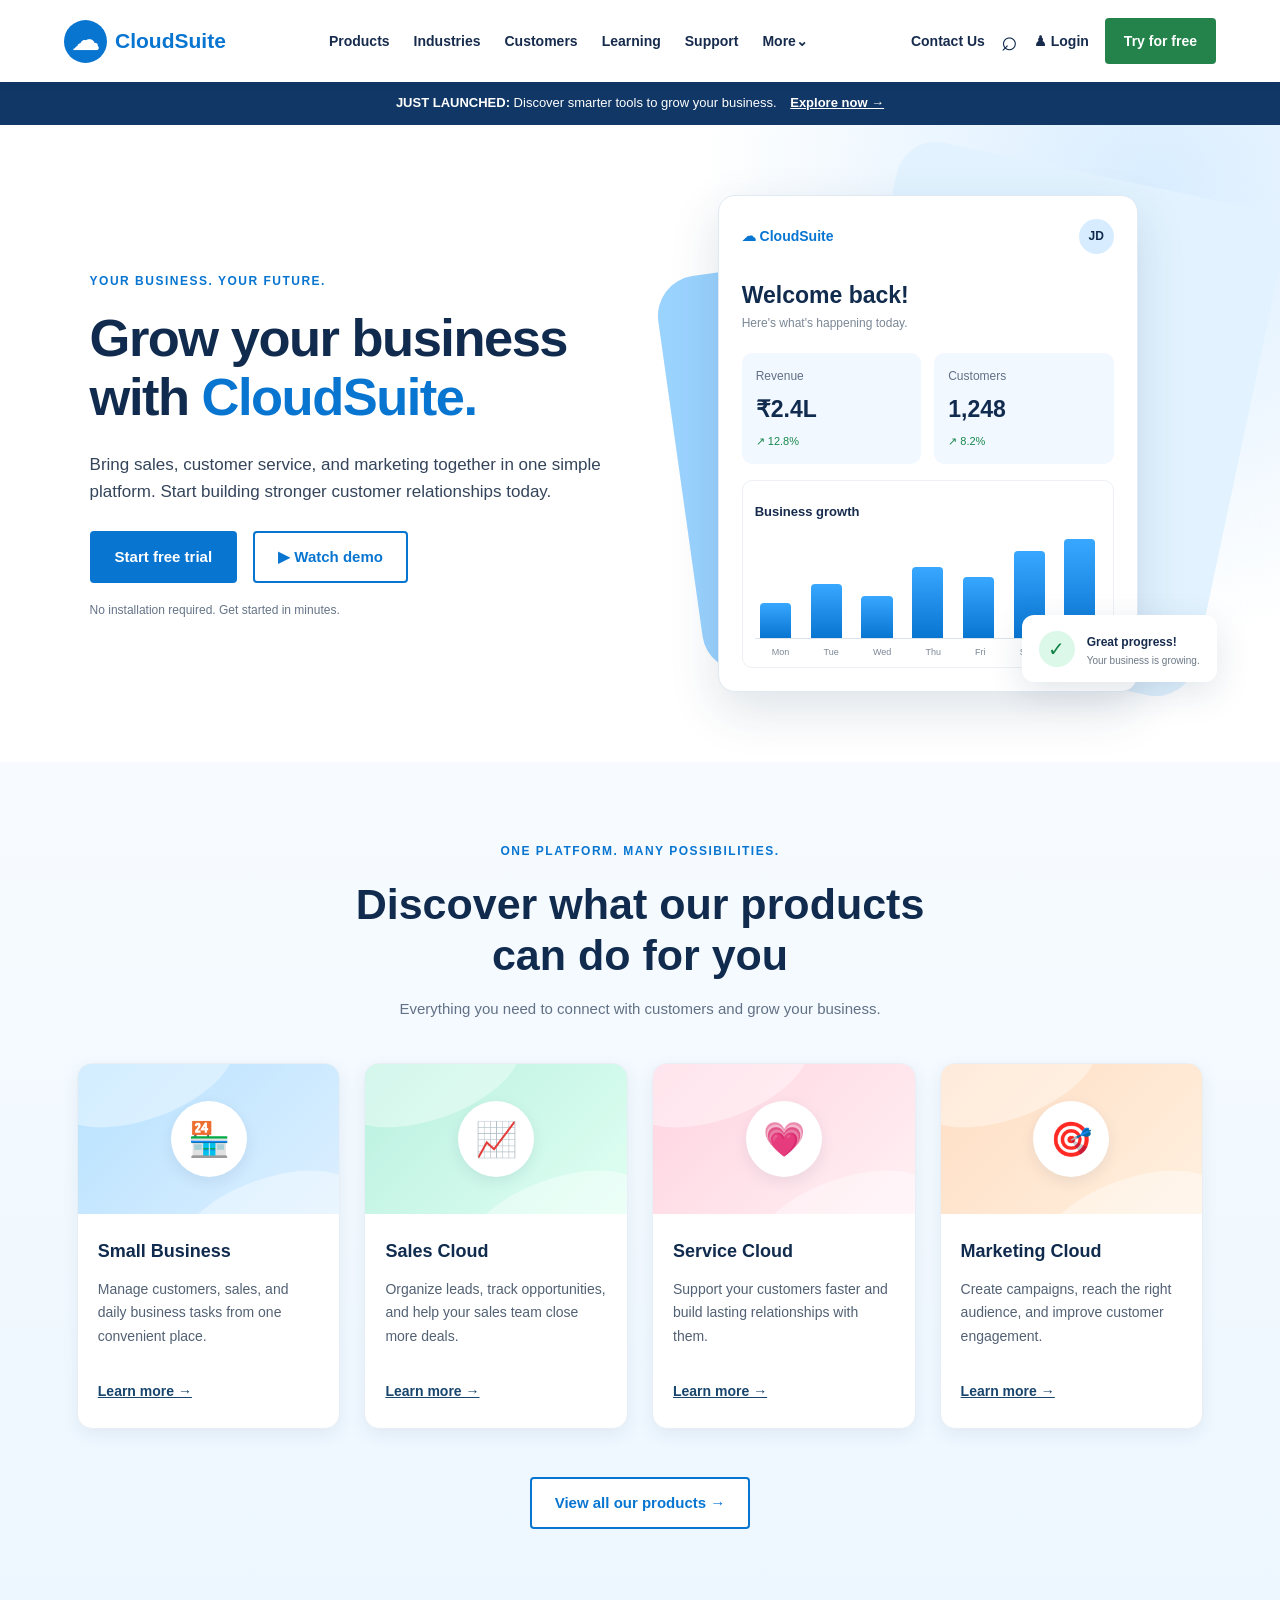
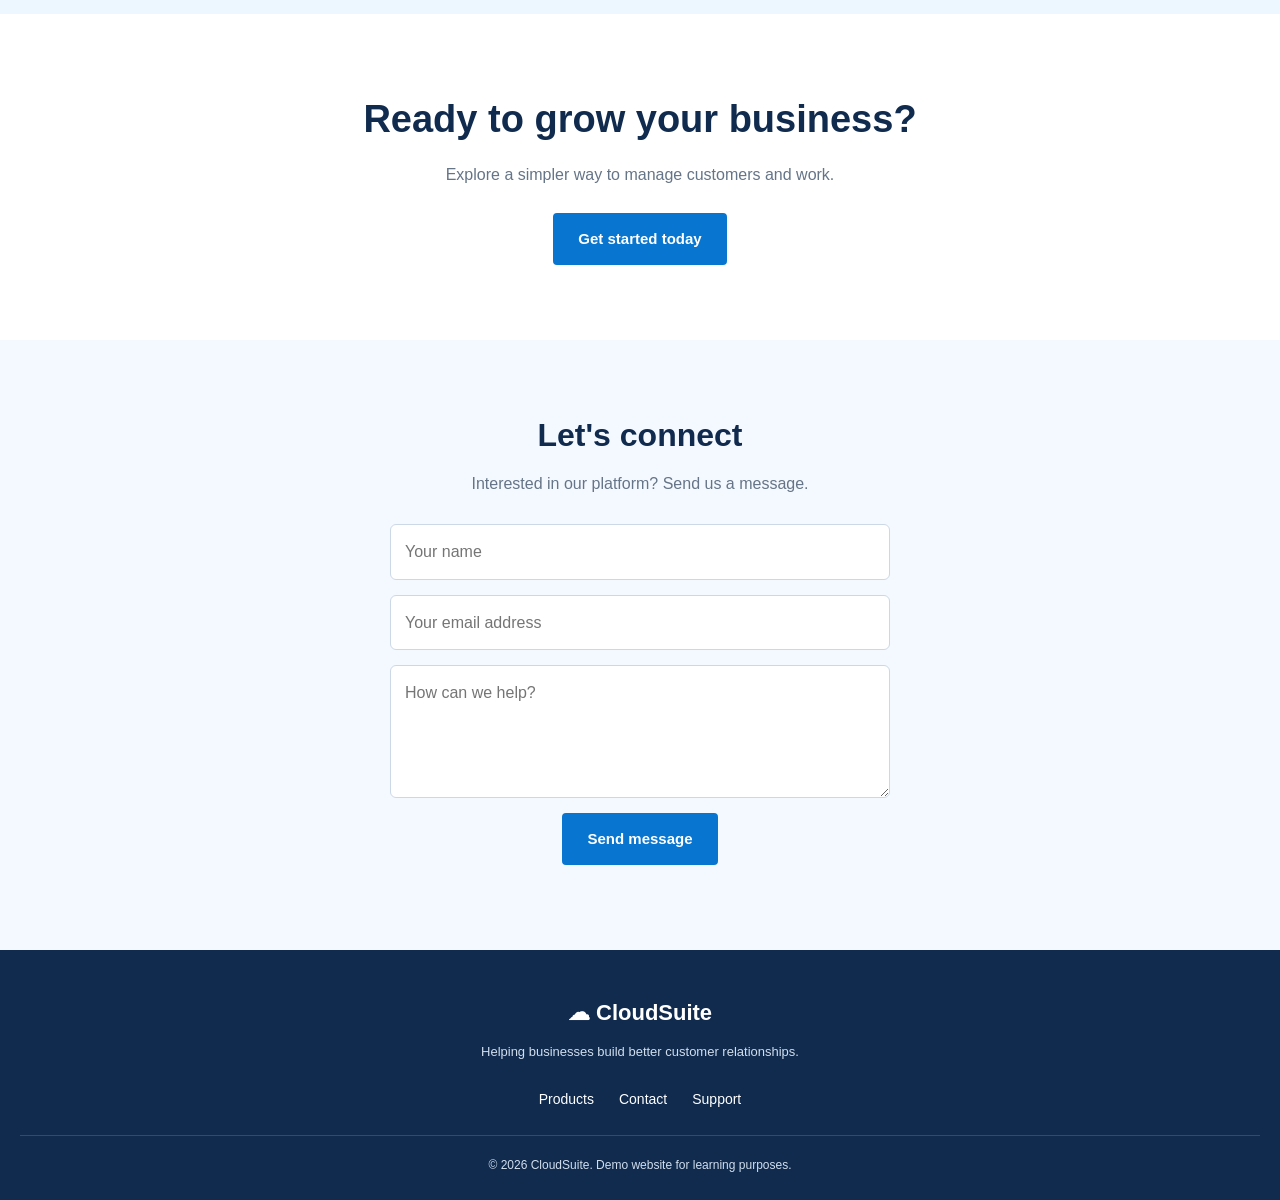
<file: index.html>
<!DOCTYPE html>
<html lang="en">
<head>
    <meta charset="UTF-8">
    <meta name="viewport" content="width=device-width, initial-scale=1.0">

    <title>CloudSuite - Business Made Simple</title>

    <link rel="stylesheet" href="style.css">
    <script src="script.js" defer></script>
</head>
<body>

    <!-- Navigation Bar -->
    <header class="navbar">

        <a href="#" class="logo" aria-label="CloudSuite home">
            <span class="logo-cloud">☁</span>
            <span>CloudSuite</span>
        </a>

        <button class="menu-toggle" id="menuToggle"
                aria-label="Open navigation menu"
                aria-expanded="false">
            ☰
        </button>

        <nav class="nav-links" id="navLinks">
            <a href="#products">Products</a>
            <a href="#industries">Industries</a>
            <a href="#customers">Customers</a>
            <a href="#learning">Learning</a>
            <a href="#support">Support</a>
            <a href="#more">More⌄</a>
        </nav>

        <div class="nav-actions">
            <a href="#contact" class="contact-link">Contact Us</a>
            <button class="icon-btn" id="searchBtn"
                    aria-label="Search">⌕</button>
            <a href="#login" class="login-link">♟ Login</a>
            <a href="#trial" class="try-btn">Try for free</a>
        </div>

    </header>

    <!-- Announcement Bar -->
    <div class="announcement">
        <span>JUST LAUNCHED:</span>
        Discover smarter tools to grow your business.
        <a href="#products">Explore now →</a>
    </div>

    <!-- Hero Section -->
    <main>

        <section class="hero" id="trial">

            <div class="hero-content">

                <span class="eyebrow">YOUR BUSINESS. YOUR FUTURE.</span>

                <h1>
                    Grow your business<br>
                    with <span>CloudSuite.</span>
                </h1>

                <p>
                    Bring sales, customer service, and marketing
                    together in one simple platform. Start building
                    stronger customer relationships today.
                </p>

                <div class="hero-buttons">
                    <a href="#contact" class="primary-btn">
                        Start free trial
                    </a>

                    <button class="secondary-btn" id="demoBtn">
                        ▶ Watch demo
                    </button>
                </div>

                <p class="small-note">
                    No installation required. Get started in minutes.
                </p>

            </div>

            <!-- Hero Illustration -->
            <div class="hero-visual">

                <div class="visual-decoration decoration-one"></div>
                <div class="visual-decoration decoration-two"></div>

                <div class="dashboard">

                    <div class="dashboard-top">
                        <div class="mini-logo">☁ CloudSuite</div>
                        <div class="avatar">JD</div>
                    </div>

                    <h3>Welcome back!</h3>
                    <p class="dashboard-subtitle">
                        Here's what's happening today.
                    </p>

                    <div class="stats">

                        <div class="stat-card">
                            <span>Revenue</span>
                            <strong>₹2.4L</strong>
                            <small>↗ 12.8%</small>
                        </div>

                        <div class="stat-card">
                            <span>Customers</span>
                            <strong>1,248</strong>
                            <small>↗ 8.2%</small>
                        </div>

                    </div>

                    <div class="chart-card">
                        <strong>Business growth</strong>

                        <div class="chart">
                            <span style="height:35%"></span>
                            <span style="height:55%"></span>
                            <span style="height:42%"></span>
                            <span style="height:72%"></span>
                            <span style="height:62%"></span>
                            <span style="height:88%"></span>
                            <span style="height:100%"></span>
                        </div>

                        <div class="chart-labels">
                            <span>Mon</span>
                            <span>Tue</span>
                            <span>Wed</span>
                            <span>Thu</span>
                            <span>Fri</span>
                            <span>Sat</span>
                            <span>Sun</span>
                        </div>
                    </div>

                </div>

                <div class="floating-card">
                    <span class="floating-icon">✓</span>
                    <div>
                        <strong>Great progress!</strong>
                        <p>Your business is growing.</p>
                    </div>
                </div>

            </div>

        </section>

        <!-- Products Section -->
        <section class="products-section" id="products">

            <div class="section-heading">
                <span class="eyebrow">ONE PLATFORM. MANY POSSIBILITIES.</span>

                <h2>
                    Discover what our products<br>
                    can do for you
                </h2>

                <p>
                    Everything you need to connect with customers
                    and grow your business.
                </p>
            </div>

            <div class="product-grid">

                <!-- Product 1 -->
                <article class="product-card blue-card" id="industries">
                    <div class="card-art">
                        <div class="product-icon">🏪</div>
                    </div>

                    <div class="product-content">
                        <h3>Small Business</h3>

                        <p>
                            Manage customers, sales, and daily business
                            tasks from one convenient place.
                        </p>

                        <a href="#contact" class="learn-link">
                            Learn more →
                        </a>
                    </div>
                </article>

                <!-- Product 2 -->
                <article class="product-card green-card" id="customers">
                    <div class="card-art">
                        <div class="product-icon">📈</div>
                    </div>

                    <div class="product-content">
                        <h3>Sales Cloud</h3>

                        <p>
                            Organize leads, track opportunities, and
                            help your sales team close more deals.
                        </p>

                        <a href="#contact" class="learn-link">
                            Learn more →
                        </a>
                    </div>
                </article>

                <!-- Product 3 -->
                <article class="product-card pink-card" id="support">
                    <div class="card-art">
                        <div class="product-icon">💗</div>
                    </div>

                    <div class="product-content">
                        <h3>Service Cloud</h3>

                        <p>
                            Support your customers faster and build
                            lasting relationships with them.
                        </p>

                        <a href="#contact" class="learn-link">
                            Learn more →
                        </a>
                    </div>
                </article>

                <!-- Product 4 -->
                <article class="product-card orange-card" id="learning">
                    <div class="card-art">
                        <div class="product-icon">🎯</div>
                    </div>

                    <div class="product-content">
                        <h3>Marketing Cloud</h3>

                        <p>
                            Create campaigns, reach the right audience,
                            and improve customer engagement.
                        </p>

                        <a href="#contact" class="learn-link">
                            Learn more →
                        </a>
                    </div>
                </article>

            </div>

            <div class="all-products">
                <a href="#more" class="outline-btn">
                    View all our products →
                </a>
            </div>

        </section>

        <!-- Call to Action -->
        <section class="cta-section" id="more">

            <h2>Ready to grow your business?</h2>

            <p>
                Explore a simpler way to manage customers and work.
            </p>

            <a href="#contact" class="primary-btn">
                Get started today
            </a>

        </section>

        <!-- Contact Section -->
        <section class="contact-section" id="contact">

            <h2>Let's connect</h2>

            <p>
                Interested in our platform? Send us a message.
            </p>

            <form id="contactForm">

                <input type="text" id="userName"
                       placeholder="Your name" required>

                <input type="email" id="userEmail"
                       placeholder="Your email address" required>

                <textarea id="userMessage"
                          placeholder="How can we help?"
                          rows="4" required></textarea>

                <button type="submit" class="primary-btn">
                    Send message
                </button>

                <p id="formMessage" class="form-message"
                   aria-live="polite"></p>

            </form>

        </section>

    </main>

    <!-- Footer -->
    <footer class="footer" id="login">

        <a href="#" class="footer-logo">☁ CloudSuite</a>

        <p>
            Helping businesses build better customer relationships.
        </p>

        <div class="footer-links">
            <a href="#products">Products</a>
            <a href="#contact">Contact</a>
            <a href="#support">Support</a>
        </div>

        <p class="copyright">
            © 2026 CloudSuite. Demo website for learning purposes.
        </p>

    </footer>

</body>
</html>
</file>
<file: style.css>
/* ===== GLOBAL STYLES ===== */

* {
    margin: 0;
    padding: 0;
    box-sizing: border-box;
}

:root {
    --navy: #102b4e;
    --blue: #0875d1;
    --green: #23834a;
    --text: #172b4d;
    --muted: #526174;
    --light: #f0f8ff;
}

html {
    scroll-behavior: smooth;
    scroll-padding-top: 90px;
}

body {
    font-family: Arial, Helvetica, sans-serif;
    color: var(--text);
    background: white;
    line-height: 1.6;
}

a {
    text-decoration: none;
    color: inherit;
}

button,
input,
textarea {
    font: inherit;
}

button,
a {
    -webkit-tap-highlight-color: transparent;
}

/* ===== NAVIGATION ===== */

.navbar {
    min-height: 82px;
    display: flex;
    align-items: center;
    justify-content: space-between;
    gap: 24px;
    padding: 15px 5%;
    background: white;
    position: sticky;
    top: 0;
    z-index: 100;
    box-shadow: 0 2px 12px #102b4e0d;
}

.logo {
    display: flex;
    align-items: center;
    gap: 8px;
    color: #0875d1;
    font-size: 21px;
    font-weight: bold;
    white-space: nowrap;
}

.logo-cloud {
    background: #0875d1;
    color: white;
    border-radius: 50%;
    width: 43px;
    height: 43px;
    display: grid;
    place-items: center;
    font-size: 27px;
}

.nav-links {
    display: flex;
    align-items: center;
    gap: 24px;
}

.nav-links a,
.contact-link,
.login-link {
    font-size: 14px;
    font-weight: 600;
    white-space: nowrap;
}

.nav-links a:hover,
.contact-link:hover,
.login-link:hover {
    color: var(--blue);
}

.nav-actions {
    display: flex;
    align-items: center;
    gap: 16px;
}

.icon-btn {
    border: none;
    background: transparent;
    font-size: 28px;
    cursor: pointer;
    color: var(--navy);
}

.try-btn {
    background: var(--green);
    color: white;
    padding: 12px 19px;
    border-radius: 4px;
    font-size: 14px;
    font-weight: bold;
    white-space: nowrap;
}

.try-btn:hover {
    background: #176b39;
}

.menu-toggle {
    display: none;
    background: transparent;
    border: none;
    font-size: 27px;
    cursor: pointer;
    color: var(--navy);
}

/* ===== ANNOUNCEMENT ===== */

.announcement {
    background: #103766;
    color: white;
    text-align: center;
    padding: 11px 15px;
    font-size: 13px;
}

.announcement span {
    font-weight: bold;
}

.announcement a {
    margin-left: 10px;
    text-decoration: underline;
    font-weight: bold;
}

/* ===== HERO SECTION ===== */

.hero {
    padding: 70px 7%;
    min-height: 540px;
    display: grid;
    grid-template-columns: 1fr 1fr;
    align-items: center;
    gap: 50px;
    overflow: hidden;
    background:
        radial-gradient(
            circle at 90% 10%,
            #d9edff 0,
            transparent 35%
        ),
        white;
}

.hero-content {
    max-width: 580px;
}

.eyebrow {
    display: inline-block;
    color: #0875d1;
    font-size: 12px;
    font-weight: bold;
    letter-spacing: 1.5px;
    margin-bottom: 17px;
}

.hero h1 {
    color: var(--navy);
    font-size: clamp(38px, 4.1vw, 59px);
    line-height: 1.13;
    letter-spacing: -1.5px;
    margin-bottom: 24px;
}

.hero h1 span {
    color: #0875d1;
}

.hero-content > p:not(.small-note) {
    font-size: 17px;
    color: #34445a;
    max-width: 520px;
    margin-bottom: 26px;
}

.hero-buttons {
    display: flex;
    align-items: center;
    flex-wrap: wrap;
    gap: 16px;
}

.primary-btn,
.secondary-btn,
.outline-btn {
    min-height: 47px;
    display: inline-flex;
    align-items: center;
    justify-content: center;
    padding: 12px 23px;
    border-radius: 4px;
    font-size: 15px;
    font-weight: bold;
    cursor: pointer;
    transition: 0.25s ease;
}

.primary-btn {
    border: 2px solid var(--blue);
    background: var(--blue);
    color: white;
}

.primary-btn:hover {
    background: #075ca6;
    border-color: #075ca6;
    transform: translateY(-2px);
}

.secondary-btn,
.outline-btn {
    background: white;
    color: var(--blue);
    border: 2px solid var(--blue);
}

.secondary-btn:hover,
.outline-btn:hover {
    background: #eaf5ff;
}

.small-note {
    font-size: 12px;
    color: #657487;
    margin-top: 18px;
}

/* ===== HERO DASHBOARD ===== */

.hero-visual {
    position: relative;
    min-height: 390px;
    display: flex;
    align-items: center;
    justify-content: center;
    isolation: isolate;
}

.visual-decoration {
    position: absolute;
    z-index: -1;
    border-radius: 40px;
    transform: rotate(-8deg);
}

.decoration-one {
    width: 95%;
    height: 80%;
    background: #9bd3ff;
}

.decoration-two {
    width: 75%;
    height: 100%;
    background: #e2f3ff;
    right: -10%;
    top: -5%;
    transform: rotate(12deg);
}

.dashboard {
    width: min(100%, 420px);
    padding: 23px;
    border-radius: 17px;
    background: white;
    box-shadow: 0 18px 50px #15385c24;
    border: 1px solid #e0eaf3;
}

.dashboard-top {
    display: flex;
    justify-content: space-between;
    align-items: center;
    margin-bottom: 23px;
}

.mini-logo {
    font-weight: bold;
    color: var(--blue);
    font-size: 14px;
}

.avatar {
    width: 35px;
    height: 35px;
    border-radius: 50%;
    background: #d7edff;
    display: grid;
    place-items: center;
    color: var(--navy);
    font-size: 12px;
    font-weight: bold;
}

.dashboard h3 {
    font-size: 23px;
    color: var(--navy);
}

.dashboard-subtitle {
    font-size: 12px;
    color: #7a8796;
    margin-bottom: 20px;
}

.stats {
    display: grid;
    grid-template-columns: 1fr 1fr;
    gap: 13px;
}

.stat-card {
    background: #f2f8ff;
    border-radius: 10px;
    padding: 14px;
    display: flex;
    flex-direction: column;
}

.stat-card span {
    font-size: 12px;
    color: #617086;
}

.stat-card strong {
    font-size: 23px;
    color: var(--navy);
    margin: 5px 0;
}

.stat-card small {
    color: #16884a;
    font-size: 11px;
}

.chart-card {
    padding: 17px 12px 8px;
    margin-top: 16px;
    border: 1px solid #edf1f5;
    border-radius: 10px;
}

.chart-card > strong {
    font-size: 13px;
}

.chart {
    height: 100px;
    margin-top: 15px;
    display: flex;
    align-items: end;
    justify-content: space-around;
    gap: 9px;
    border-bottom: 1px solid #dbe4ed;
}

.chart span {
    width: 9%;
    min-height: 8px;
    border-radius: 4px 4px 0 0;
    background: linear-gradient(#38a7ff, #0875d1);
}

.chart-labels {
    display: flex;
    justify-content: space-around;
    margin-top: 6px;
    font-size: 9px;
    color: #7a8796;
}

.floating-card {
    position: absolute;
    right: -5%;
    bottom: 2%;
    display: flex;
    gap: 12px;
    align-items: center;
    padding: 13px 17px;
    background: white;
    border-radius: 12px;
    box-shadow: 0 10px 35px #15385c20;
}

.floating-icon {
    background: #dcf8e8;
    color: #158047;
    border-radius: 50%;
    width: 36px;
    height: 36px;
    display: grid;
    place-items: center;
    font-size: 20px;
}

.floating-card strong {
    font-size: 12px;
}

.floating-card p {
    font-size: 10px;
    color: #6b7887;
}

/* ===== PRODUCTS SECTION ===== */

.products-section {
    padding: 75px 6% 85px;
    background: linear-gradient(#f7fbff, #edf7ff);
}

.section-heading {
    text-align: center;
    margin: 0 auto 42px;
}

.section-heading h2 {
    font-size: clamp(30px, 3.5vw, 43px);
    line-height: 1.2;
    color: var(--navy);
    margin-bottom: 15px;
}

.section-heading p {
    color: #627186;
    font-size: 15px;
}

.product-grid {
    max-width: 1250px;
    margin: auto;
    display: grid;
    grid-template-columns: repeat(4, minmax(0, 1fr));
    gap: 24px;
}

/* Product cards */

.product-card {
    background: white;
    border-radius: 15px;
    overflow: hidden;
    box-shadow: 0 6px 17px #173b5e12;
    border: 1px solid #e8eef4;
    transition: transform 0.25s ease,
                box-shadow 0.25s ease;
}

.product-card:hover {
    transform: translateY(-8px);
    box-shadow: 0 16px 30px #173b5e20;
}

.card-art {
    height: 150px;
    display: flex;
    justify-content: center;
    align-items: center;
    position: relative;
    overflow: hidden;
}

.card-art::before,
.card-art::after {
    content: "";
    position: absolute;
    width: 190px;
    height: 90px;
    border-radius: 50%;
    background: #ffffff60;
    transform: rotate(-20deg);
}

.card-art::before {
    top: -35px;
    left: -30px;
}

.card-art::after {
    bottom: -55px;
    right: -25px;
}

.blue-card .card-art {
    background: linear-gradient(135deg, #b8e2ff, #dcefff);
}

.green-card .card-art {
    background: linear-gradient(135deg, #b9f0df, #e0fff3);
}

.pink-card .card-art {
    background: linear-gradient(135deg, #ffd4e1, #fff0f4);
}

.orange-card .card-art {
    background: linear-gradient(135deg, #ffdec4, #fff0df);
}

.product-icon {
    position: relative;
    z-index: 1;
    width: 76px;
    height: 76px;
    display: grid;
    place-items: center;
    background: white;
    border-radius: 50%;
    font-size: 34px;
    box-shadow: 0 5px 15px #102b4e14;
    transition: transform 0.25s ease;
}

.product-card:hover .product-icon {
    transform: scale(1.1) rotate(-5deg);
}

.product-content {
    padding: 23px 20px 25px;
}

.product-content h3 {
    font-size: 18px;
    color: var(--navy);
    margin-bottom: 12px;
}

.product-content p {
    min-height: 82px;
    color: #526174;
    font-size: 14px;
    line-height: 1.7;
    margin-bottom: 18px;
}

.learn-link {
    display: inline-block;
    color: #17456d;
    font-size: 14px;
    font-weight: bold;
    text-decoration: underline;
}

.learn-link:hover {
    color: var(--blue);
}

.all-products {
    text-align: center;
    margin-top: 48px;
}

/* ===== CTA SECTION ===== */

.cta-section {
    padding: 75px 20px;
    text-align: center;
    background: white;
}

.cta-section h2 {
    font-size: clamp(28px, 3vw, 38px);
    color: var(--navy);
    margin-bottom: 12px;
}

.cta-section p {
    color: #657487;
    margin-bottom: 25px;
}

/* ===== CONTACT SECTION ===== */

.contact-section {
    background: #f4f9ff;
    padding: 70px 20px;
    text-align: center;
}

.contact-section h2 {
    font-size: 32px;
    color: var(--navy);
    margin-bottom: 10px;
}

.contact-section > p {
    color: #657487;
    margin-bottom: 28px;
}

.contact-section form {
    max-width: 500px;
    margin: auto;
    display: flex;
    flex-direction: column;
    gap: 15px;
}

.contact-section input,
.contact-section textarea {
    width: 100%;
    padding: 14px;
    border: 1px solid #ccd8e5;
    border-radius: 6px;
    background: white;
    outline: none;
}

.contact-section input:focus,
.contact-section textarea:focus {
    border-color: var(--blue);
    box-shadow: 0 0 0 3px #0875d11c;
}

.contact-section textarea {
    resize: vertical;
}

.contact-section .primary-btn {
    align-self: center;
}

.form-message {
    color: #176b39;
    font-size: 14px;
}

/* ===== FOOTER ===== */

.footer {
    text-align: center;
    padding: 45px 20px 25px;
    background: #102b4e;
    color: white;
}

.footer-logo {
    font-size: 22px;
    font-weight: bold;
}

.footer > p {
    margin-top: 12px;
    font-size: 13px;
    color: #d1deed;
}

.footer-links {
    display: flex;
    justify-content: center;
    flex-wrap: wrap;
    gap: 25px;
    margin: 25px 0;
    font-size: 14px;
}

.footer-links a:hover {
    text-decoration: underline;
}

.footer .copyright {
    padding-top: 20px;
    border-top: 1px solid #ffffff26;
    font-size: 12px;
}

/* ===== TABLET ===== */

@media (max-width: 1050px) {

    .navbar {
        gap: 15px;
        padding: 14px 3%;
    }

    .nav-links {
        gap: 13px;
    }

    .nav-actions {
        gap: 10px;
    }

    .contact-link {
        display: none;
    }

    .hero {
        padding: 60px 5%;
        gap: 30px;
    }

    .product-grid {
        grid-template-columns: repeat(2, minmax(0, 1fr));
        max-width: 750px;
    }
}

/* ===== MOBILE ===== */

@media (max-width: 760px) {

    .navbar {
        min-height: 70px;
        flex-wrap: wrap;
        padding: 12px 5%;
    }

    .logo {
        font-size: 19px;
    }

    .logo-cloud {
        width: 38px;
        height: 38px;
    }

    .menu-toggle {
        display: block;
        order: 3;
    }

    .nav-actions {
        margin-left: auto;
    }

    .nav-actions .icon-btn,
    .nav-actions .login-link {
        display: none;
    }

    .try-btn {
        padding: 10px 12px;
        font-size: 12px;
    }

    .nav-links {
        display: none;
        order: 4;
        width: 100%;
        flex-direction: column;
        align-items: stretch;
        gap: 0;
        padding-top: 10px;
    }

    .nav-links.open {
        display: flex;
    }

    .nav-links a {
        padding: 12px 5px;
        border-top: 1px solid #edf1f5;
    }

    .announcement {
        font-size: 11px;
        line-height: 1.8;
    }

    .announcement a {
        display: inline-block;
    }

    .hero {
        grid-template-columns: 1fr;
        text-align: center;
        padding: 55px 6% 45px;
        gap: 30px;
    }

    .hero-content {
        margin: auto;
    }

    .hero h1 {
        font-size: clamp(36px, 9vw, 49px);
    }

    .hero-content > p:not(.small-note) {
        font-size: 15px;
    }

    .hero-buttons {
        justify-content: center;
    }

    .hero-visual {
        width: 100%;
        min-height: 350px;
    }

    .dashboard {
        padding: 18px;
    }

    .floating-card {
        right: 0;
        bottom: 0;
    }

    .products-section {
        padding: 55px 5%;
    }

    .section-heading h2 {
        font-size: 31px;
    }

    .product-grid {
        gap: 16px;
    }

    .product-content {
        padding: 18px 14px 20px;
    }

    .product-content h3 {
        font-size: 16px;
    }

    .product-content p {
        font-size: 13px;
        min-height: 110px;
    }
}

/* ===== SMALL MOBILE ===== */

@media (max-width: 420px) {

    .nav-actions {
        gap: 6px;
    }

    .try-btn {
        padding: 9px;
        font-size: 11px;
    }

    .product-grid {
        grid-template-columns: 1fr;
        max-width: 330px;
    }

    .card-art {
        height: 135px;
    }

    .product-content p {
        min-height: auto;
    }

    .hero-visual {
        min-height: 320px;
    }

    .dashboard {
        padding: 15px;
    }

    .floating-card {
        right: -5px;
        bottom: -8px;
    }
}
</file>
